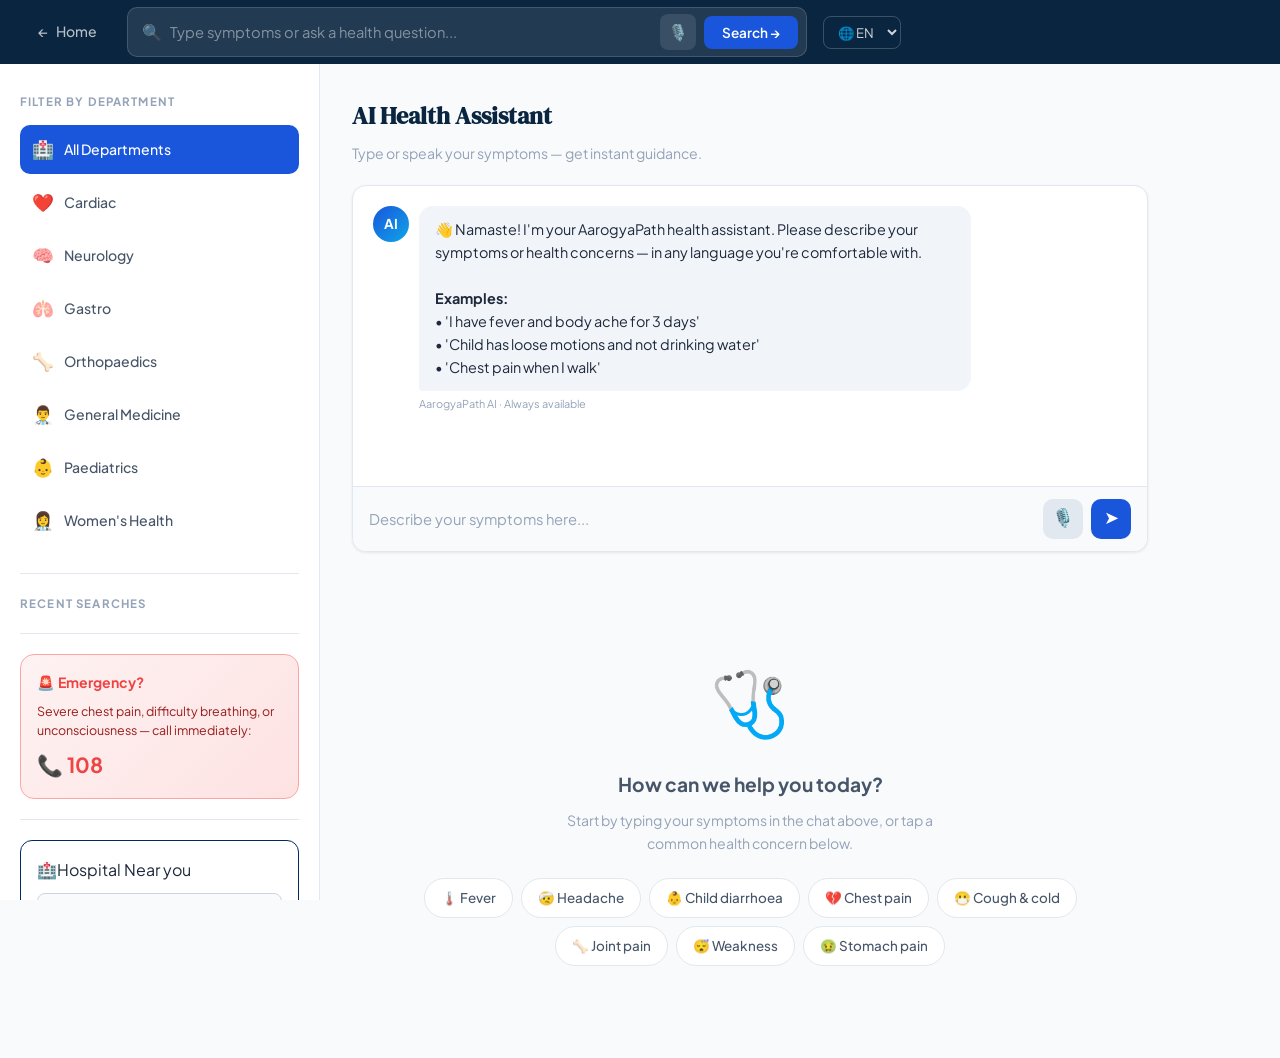
<file: solution.html>
<!DOCTYPE html>
<html lang="en">

<head>
  <meta charset="UTF-8">
  <meta name="viewport" content="width=device-width, initial-scale=1.0">
  <title>AarogyaPath - AI Symptom Checker</title>
  <link rel="preconnect" href="https://fonts.googleapis.com">
  <link
    href="https://fonts.googleapis.com/css2?family=DM+Serif+Display:ital@0;1&family=Plus+Jakarta+Sans:wght@300;400;500;600;700&display=swap"
    rel="stylesheet">
  <link rel="stylesheet" href="shared.css">
  <link rel="stylesheet" href="solution.css">
  <link rel="icon" href="assets/favicon.png">
</head>

<body>
  <div class="topbar">
    <a href="index.html" class="back-btn">← <span>Home</span></a>
    <div class="top-search-wrap">
      <span class="top-search-icon">🔍</span>
      <input type="text" class="top-search-input" id="topSearch" placeholder="Type symptoms or ask a health question..."
        onkeydown="handleTopSearch(event)">
      <button class="top-voice-btn" id="topVoiceBtn" onclick="toggleTopVoice()" title="Voice input">🎙️</button>
      <button class="top-search-btn" onclick="doTopSearch()"><span>Search</span> →</button>
    </div>
    <select class="lang-select-top" onchange="changeLanguage(this.value)">
      <option value="en">🌐 EN</option>
      <option value="hi">हिं</option>
      <option value="pa">ਪੰ</option>
      <option value="gu">ગુજ</option>
      <option value="ta">தா</option>
      <option value="bn">বাং</option>
    </select>
  </div>
  <div class="main-layout">
    <aside class="sidebar">
      <div class="sidebar-title">Filter by Department</div>
      <div class="dept-list" id="deptList">
        <div class="dept-item active" onclick="filterDept('all', this)">
          <span class="dept-item-icon">🏥</span>
          <span class="dept-label">All Departments</span>
        </div>
        <div class="dept-item" onclick="filterDept('cardiac', this)">
          <span class="dept-item-icon">❤️</span>
          <span class="dept-label">Cardiac</span>
        </div>
        <div class="dept-item" onclick="filterDept('neuro', this)">
          <span class="dept-item-icon">🧠</span>
          <span class="dept-label">Neurology</span>
        </div>
        <div class="dept-item" onclick="filterDept('gastro', this)">
          <span class="dept-item-icon">🫁</span>
          <span class="dept-label">Gastro</span>
        </div>
        <div class="dept-item" onclick="filterDept('ortho', this)">
          <span class="dept-item-icon">🦴</span>
          <span class="dept-label">Orthopaedics</span>
        </div>
        <div class="dept-item" onclick="filterDept('general', this)">
          <span class="dept-item-icon">👨‍⚕️</span>
          <span class="dept-label">General Medicine</span>
        </div>
        <div class="dept-item" onclick="filterDept('child', this)">
          <span class="dept-item-icon">👶</span>
          <span class="dept-label">Paediatrics</span>
        </div>
        <div class="dept-item" onclick="filterDept('women', this)">
          <span class="dept-item-icon">👩‍⚕️</span>
          <span class="dept-label">Women's Health</span>
        </div>
      </div>
      <div class="sidebar-divider"></div>
      <div class="sidebar-title">Recent Searches</div>
      <div id="recentSearches"></div>
      <div class="sidebar-divider"></div>
      <div class="emergency-card">
        <h4>🚨 Emergency?</h4>
        <p>Severe chest pain, difficulty breathing, or unconsciousness — call immediately:</p>
        <span class="emergency-num">📞 108</span>
      </div>
      <div class="sidebar-divider"></div>
      <div class="hospital-near">
        <span class="hospital-near0">🏥Hospital Near you</span>
        <button class="hospital-near1" id="locationBtn1" onclick="detectLocation()">📍 Get Location</button>
      </div>
    </aside>
    <main class="content-area">
      <div class="chat-section">
        <h1 class="section-heading">AI Health Assistant</h1>
        <p class="section-sub">Type or speak your symptoms — get instant guidance.</p>
        <div class="chat-box">
          <div class="chat-messages" id="chatMessages">
            <div class="chat-msg bot">
              <div class="chat-avatar bot-avatar">AI</div>
              <div>
                <div class="chat-bubble bot-bubble">👋 Namaste! I'm your AarogyaPath health assistant. Please describe your symptoms or health concerns — in any language you're comfortable with.<br>
                  <br><strong>Examples:</strong>
                  <br>• "I have fever and body ache for 3 days"
                  <br>• "Child has loose motions and not drinking water"<br>• "Chest pain when I walk"</div>
                <div class="chat-time">AarogyaPath AI · Always available</div>
              </div>
            </div>
          </div>
          <div class="chat-input-row">
            <input type="text" class="chat-input" id="chatInput" placeholder="Describe your symptoms here..."
              onkeydown="handleChatInput(event)">
            <button class="chat-voice-btn" id="chatVoiceBtn" onclick="toggleChatVoice()"
              title="Voice input">🎙️</button>
            <button class="chat-send-btn" onclick="sendChat()" title="Send">➤</button>
          </div>
        </div>
      </div>
      <div class="results-section" id="resultsSection">
        <div class="results-header">
          <div>
            <h2 class="section-heading">Results</h2>
            <p class="section-sub" id="resultSubtitle">Based on your described symptoms</p>
          </div>
          <div class="results-badge" id="resultsBadge">🟡 Moderate</div>
        </div>
        <div class="result-cards" id="resultCards"></div>
        <div class="doctor-connect">
          <div>
            <h4>👨‍⚕️ Speak to a Real Doctor</h4>
            <p>Connect with a certified doctor via call or video — free of charge for rural patients.</p>
          </div>
          <div class="connect-btns">
            <a href="https://esanjeevani.mohfw.gov.in/#/" class="connect-btn primary" target="_blank">📞 Call Doctor</a>
          </div>
        </div>
        <div class="disclaimer"><span class="disclaimer-icon">⚠️</span><span><strong>Medical Disclaimer:</strong> This
            AI tool provides general health information only. It is not a substitute for professional medical advice,
            diagnosis, or treatment. Always consult a qualified doctor for medical decisions.</span></div>
      </div>
      <div class="welcome-state" id="welcomeState">
        <div class="welcome-state-icon">🩺</div>
        <h3>How can we help you today?</h3>
        <p>Start by typing your symptoms in the chat above, or tap a common health concern below.</p>
        <div class="suggested-chips">
          <span class="s-chip" onclick="quickAsk('I have high fever for 2 days')">🌡️ Fever</span>
          <span class="s-chip" onclick="quickAsk('I have a bad headache')">🤕 Headache</span>
          <span class="s-chip" onclick="quickAsk('My child has diarrhoea')">👶 Child diarrhoea</span>
          <span class="s-chip" onclick="quickAsk('I feel chest pain')">💔 Chest pain</span>
          <span class="s-chip" onclick="quickAsk('I have a cough and cold')">😷 Cough &amp; cold</span>
          <span class="s-chip" onclick="quickAsk('My joints are painful')">🦴 Joint pain</span>
          <span class="s-chip" onclick="quickAsk('I feel very tired and weak')">😴 Weakness</span>
          <span class="s-chip" onclick="quickAsk('I have stomach pain after eating')">🤢 Stomach pain</span>
        </div>
      </div>
    </main>
  </div>
  <script src="index.js"></script>
  <script src="shared.js"></script>
  <script src="solution.js"></script>
  <script src="translations.js"></script>
</body>

</html>
</file>
<file: shared.css>
/* ============================================================
   AarogyaPath – Shared Styles
   Used by: index.html, solution.html
   ============================================================ */

/* ─── CSS VARIABLES ─── */
:root {
  --blue-dark:   #0a2540;
  --blue-mid:    #1a56db;
  --blue-light:  #e8f0fe;
  --blue-accent: #3b82f6;
  --teal:        #0ea5e9;
  --white:       #ffffff;
  --gray-50:     #f8fafc;
  --gray-100:    #f1f5f9;
  --gray-200:    #e2e8f0;
  --gray-400:    #94a3b8;
  --gray-600:    #475569;
  --gray-800:    #1e293b;
  --green:       #10b981;
  --green-light: #d1fae5;
  --yellow:      #f59e0b;
  --yellow-light:#fef3c7;
  --red:         #ef4444;
  --red-light:   #fee2e2;
  --orange:      #f97316;
  --orange-light:#ffedd5;
  --shadow-sm:   0 1px 3px rgba(0,0,0,0.08);
  --shadow-md:   0 4px 20px rgba(0,0,0,0.10);
  --shadow-lg:   0 12px 40px rgba(0,0,0,0.14);
  --radius:      14px;
  --radius-sm:   8px;
  --transition:  all 0.28s cubic-bezier(0.4, 0, 0.2, 1);
}

/* ─── RESET ─── */
*, *::before, *::after {
  box-sizing: border-box;
  margin: 0;
  padding: 0;
}

html { scroll-behavior: smooth; }

body {
  font-family: 'Plus Jakarta Sans', sans-serif;
  color: var(--gray-800);
  line-height: 1.65;
  overflow-x: hidden;
}

/* ─── SHARED BUTTON STYLES ─── */
.btn {
  display: inline-flex;
  align-items: center;
  gap: 8px;
  padding: 14px 28px;
  border-radius: 10px;
  font-size: 0.95rem;
  font-weight: 600;
  cursor: pointer;
  border: none;
  text-decoration: none;
  transition: var(--transition);
  font-family: inherit;
  letter-spacing: 0.01em;
}
.btn-primary {
  background: white;
  color: var(--blue-mid);
  box-shadow: 0 4px 20px rgba(0,0,0,0.2);
}
.btn-primary:hover {
  transform: translateY(-2px);
  box-shadow: 0 8px 30px rgba(0,0,0,0.25);
  background: #f0f7ff;
}
.btn-outline {
  background: transparent;
  color: white;
  border: 2px solid rgba(255,255,255,0.4);
}
.btn-outline:hover {
  border-color: white;
  background: rgba(255,255,255,0.1);
  transform: translateY(-2px);
}

/* ─── SHARED SECTION LABELS ─── */
.section-label {
  font-size: 0.78rem;
  font-weight: 600;
  text-transform: uppercase;
  letter-spacing: 0.1em;
  color: var(--blue-mid);
  margin-bottom: 10px;
}
.section-title {
  font-family: 'DM Serif Display', serif;
  font-size: clamp(1.8rem, 3.5vw, 2.6rem);
  color: var(--blue-dark);
  line-height: 1.2;
  margin-bottom: 16px;
}
.section-desc {
  color: var(--gray-600);
  font-size: 1rem;
  margin-bottom: 40px;
  max-width: 560px;
}

/* ─── SCROLL REVEAL ANIMATION ─── */
.reveal {
  opacity: 0;
  transform: translateY(20px);
  transition: opacity 0.6s ease, transform 0.6s ease;
}
.reveal.visible {
  opacity: 1;
  transform: none;
}

/* ─── SHARED KEYFRAMES ─── */
@keyframes fadeInUp {
  from { opacity: 0; transform: translateY(24px); }
  to   { opacity: 1; transform: translateY(0); }
}
@keyframes pulse {
  0%, 100% { transform: scale(1); }
  50%       { transform: scale(1.08); }
}
@keyframes blink {
  0%, 100% { opacity: 1; }
  50%       { opacity: 0.4; }
}
</file>
<file: solution.css>
/* ============================================================
   AarogyaPath – Solution Page Styles  (solution.css)
   Depends on: shared.css
   ============================================================ */

body {
  background: var(--gray-50);
}

/* ─── TOP BAR ─── */
.topbar {
  position: fixed;
  top: 0;
  left: 0;
  right: 0;
  z-index: 1000;
  background: var(--blue-dark);
  height: 64px;
  display: flex;
  align-items: center;
  padding: 0 24px;
  gap: 16px;
}

.back-btn {
  display: flex;
  align-items: center;
  gap: 8px;
  color: rgba(255, 255, 255, 0.7);
  text-decoration: none;
  font-size: 0.88rem;
  font-weight: 500;
  padding: 8px 14px;
  border-radius: 8px;
  transition: var(--transition);
  white-space: nowrap;
}

.back-btn:hover {
  background: rgba(255, 255, 255, 0.1);
  color: white;
}

.top-search-wrap {
  flex: 1;
  max-width: 680px;
  display: flex;
  align-items: center;
  gap: 8px;
  background: rgba(255, 255, 255, 0.1);
  border: 1px solid rgba(255, 255, 255, 0.15);
  border-radius: 10px;
  padding: 6px 8px 6px 14px;
  transition: var(--transition);
}

.top-search-wrap:focus-within {
  background: rgba(255, 255, 255, 0.15);
  border-color: rgba(255, 255, 255, 0.35);
}

.top-search-icon {
  color: rgba(255, 255, 255, 0.5);
  font-size: 1rem;
}

.top-search-input {
  flex: 1;
  background: transparent;
  border: none;
  outline: none;
  color: white;
  font-family: inherit;
  font-size: 0.92rem;
}

.top-search-input::placeholder {
  color: rgba(255, 255, 255, 0.45);
}

.top-voice-btn {
  width: 36px;
  height: 36px;
  border-radius: 8px;
  background: rgba(255, 255, 255, 0.1);
  border: none;
  cursor: pointer;
  display: flex;
  align-items: center;
  justify-content: center;
  color: rgba(255, 255, 255, 0.7);
  transition: var(--transition);
  font-size: 1rem;
}

.top-voice-btn:hover {
  background: rgba(255, 255, 255, 0.2);
  color: white;
}

.top-voice-btn.listening {
  background: rgba(239, 68, 68, 0.3);
  color: #fca5a5;
  animation: pulse 1.5s infinite;
}

.top-search-btn {
  padding: 8px 18px;
  border-radius: 8px;
  background: var(--blue-mid);
  color: white;
  border: none;
  cursor: pointer;
  font-weight: 600;
  font-family: inherit;
  font-size: 0.85rem;
  transition: var(--transition);
  white-space: nowrap;
}

.top-search-btn:hover {
  background: var(--teal);
}

.lang-select-top {
  border: 1px solid rgba(255, 255, 255, 0.2);
  border-radius: 8px;
  padding: 6px 10px;
  font-size: 0.82rem;
  color: rgba(255, 255, 255, 0.8);
  background: transparent;
  cursor: pointer;
  font-family: inherit;
}

.lang-select-top option {
  color: var(--gray-800);
  background: white;
}

/* ─── MAIN LAYOUT ─── */
.main-layout {
  margin-top: 64px;
  display: grid;
  grid-template-columns: 320px 1fr;
  min-height: calc(100vh - 64px);
}

/* ─── SIDEBAR ─── */
.sidebar {
  background: white;
  border-right: 1px solid var(--gray-200);
  padding: 28px 20px;
  position: sticky;
  top: 64px;
  height: calc(100vh - 64px);
  overflow-y: auto;
}

.sidebar-title {
  font-size: 0.72rem;
  font-weight: 700;
  text-transform: uppercase;
  letter-spacing: 0.1em;
  color: var(--gray-400);
  margin-bottom: 14px;
}

.dept-list {
  display: flex;
  flex-direction: column;
  gap: 4px;
  margin-bottom: 28px;
}

.dept-item {
  display: flex;
  align-items: center;
  gap: 10px;
  padding: 10px 12px;
  border-radius: 10px;
  cursor: pointer;
  font-size: 0.88rem;
  font-weight: 500;
  color: var(--gray-600);
  transition: var(--transition);
}

.dept-item:hover {
  background: var(--blue-light);
  color: var(--blue-mid);
}

.dept-item.active {
  background: var(--blue-mid);
  color: white;
}

.dept-item-icon {
  font-size: 1.1rem;
}

.sidebar-divider {
  height: 1px;
  background: var(--gray-200);
  margin: 20px 0;
}

.emergency-card {
  background: linear-gradient(135deg, #fef2f2, #fee2e2);
  border: 1.5px solid #fca5a5;
  border-radius: var(--radius);
  padding: 16px;
}

.hospital-near {
  background: #ffffff;
  border: 1.5px solid #002a60;
  border-radius: 12px;
  padding: 16px;
  margin-top: 15px;
}

.hospital-near1 {
  width: 100%;
  background-color: #f8fafc;
  color: #475569;
  border: 1px solid #cbd5e1;
  padding: 10px 14px;
  border-radius: 8px;
  font-size: 13px;
  font-weight: 600;
  cursor: pointer;
  display: flex;
  align-items: center;
  justify-content: center;
  margin-top: 10px;
  transition: all 0.2s ease;
}

.emergency-card h4 {
  color: var(--red);
  font-size: 0.88rem;
  font-weight: 700;
  margin-bottom: 8px;
}

.emergency-card p {
  font-size: 0.78rem;
  color: #991b1b;
  line-height: 1.5;
}

.emergency-num {
  font-size: 1.3rem;
  font-weight: 700;
  color: var(--red);
  display: block;
  margin-top: 8px;
}

/* ─── CONTENT AREA ─── */
.content-area {
  padding: 32px;
  max-width: 860px;
}

/* ─── CHAT SECTION ─── */
.chat-section {
  margin-bottom: 36px;
}

.section-heading {
  font-family: 'DM Serif Display', serif;
  font-size: 1.5rem;
  color: var(--blue-dark);
  margin-bottom: 6px;
}

.section-sub {
  font-size: 0.88rem;
  color: var(--gray-400);
  margin-bottom: 20px;
}

.chat-box {
  background: white;
  border-radius: var(--radius);
  border: 1.5px solid var(--gray-200);
  overflow: hidden;
  box-shadow: var(--shadow-sm);
}

.chat-messages {
  padding: 20px;
  min-height: 300px;
  max-height: 420px;
  overflow-y: auto;
  display: flex;
  flex-direction: column;
  gap: 14px;
}

.chat-msg {
  display: flex;
  gap: 10px;
  animation: fadeInUp 0.3s ease;
}

.chat-msg.user {
  flex-direction: row-reverse;
}

.chat-avatar {
  width: 36px;
  height: 36px;
  border-radius: 50%;
  flex-shrink: 0;
  display: flex;
  align-items: center;
  justify-content: center;
  font-size: 1rem;
}

.bot-avatar {
  background: linear-gradient(135deg, var(--blue-mid), var(--teal));
  color: white;
  font-size: 0.85rem;
  font-weight: 700;
}

.user-avatar {
  background: linear-gradient(135deg, #667eea, #764ba2);
  color: white;
  font-size: 0.85rem;
  font-weight: 700;
}

.chat-bubble {
  max-width: 78%;
  padding: 12px 16px;
  border-radius: 14px;
  font-size: 0.9rem;
  line-height: 1.6;
}

.bot-bubble {
  background: var(--gray-100);
  color: var(--gray-800);
  border-radius: 14px 14px 14px 4px;
}

.user-bubble {
  background: var(--blue-mid);
  color: white;
  border-radius: 14px 14px 4px 14px;
}

.chat-time {
  font-size: 0.68rem;
  color: var(--gray-400);
  margin-top: 4px;
}

.typing-indicator {
  display: flex;
  align-items: center;
  gap: 4px;
  padding: 12px 16px;
  background: var(--gray-100);
  border-radius: 14px 14px 14px 4px;
  width: fit-content;
}

.typing-dot {
  width: 7px;
  height: 7px;
  border-radius: 50%;
  background: var(--gray-400);
  animation: typingAnim 1.4s infinite;
}

.typing-dot:nth-child(2) {
  animation-delay: 0.2s;
}

.typing-dot:nth-child(3) {
  animation-delay: 0.4s;
}

@keyframes typingAnim {

  0%,
  80%,
  100% {
    transform: scale(1);
    opacity: 0.5
  }

  40% {
    transform: scale(1.2);
    opacity: 1
  }
}

.chat-input-row {
  display: flex;
  align-items: center;
  gap: 8px;
  padding: 12px 16px;
  border-top: 1.5px solid var(--gray-200);
  background: var(--gray-50);
}

.chat-input {
  flex: 1;
  border: none;
  outline: none;
  background: transparent;
  font-family: inherit;
  font-size: 0.92rem;
  color: var(--gray-800);
  padding: 8px 0;
}

.chat-input::placeholder {
  color: var(--gray-400);
}

.chat-voice-btn,
.chat-send-btn {
  width: 40px;
  height: 40px;
  border-radius: 10px;
  border: none;
  cursor: pointer;
  display: flex;
  align-items: center;
  justify-content: center;
  transition: var(--transition);
  font-size: 1.1rem;
}

.chat-voice-btn {
  background: var(--gray-200);
  color: var(--gray-600);
}

.chat-voice-btn:hover {
  background: var(--blue-light);
  color: var(--blue-mid);
}

.chat-voice-btn.listening {
  background: #fee2e2;
  color: var(--red);
  animation: pulse 1.5s infinite;
}

.chat-send-btn {
  background: var(--blue-mid);
  color: white;
}

.chat-send-btn:hover {
  background: var(--teal);
  transform: scale(1.05);
}

/* ─── RESULTS ─── */
.results-section {
  display: none;
}

.results-section.visible {
  display: block;
  animation: fadeInUp 0.4s ease;
}

.results-header {
  display: flex;
  align-items: center;
  justify-content: space-between;
  margin-bottom: 20px;
}

.results-badge {
  display: inline-flex;
  align-items: center;
  gap: 8px;
  border-radius: 20px;
  padding: 6px 14px;
  font-size: 0.82rem;
  font-weight: 600;
}

.result-cards {
  display: flex;
  flex-direction: column;
  gap: 16px;
}

.result-card {
  background: white;
  border-radius: var(--radius);
  border: 1.5px solid var(--gray-200);
  overflow: hidden;
  box-shadow: var(--shadow-sm);
  transition: var(--transition);
}

.result-card:hover {
  box-shadow: var(--shadow-md);
  border-color: var(--blue-accent);
}

.result-card-header {
  padding: 16px 20px;
  display: flex;
  align-items: center;
  gap: 12px;
  border-bottom: 1px solid var(--gray-200);
  cursor: pointer;
}

.result-card-icon {
  width: 44px;
  height: 44px;
  border-radius: 10px;
  display: flex;
  align-items: center;
  justify-content: center;
  font-size: 1.3rem;
}

.result-card-title {
  font-weight: 700;
  color: var(--blue-dark);
  font-size: 1rem;
}

.result-card-sub {
  font-size: 0.78rem;
  color: var(--gray-400);
  margin-top: 2px;
}

.result-card-arrow {
  margin-left: auto;
  color: var(--gray-400);
  font-size: 1.1rem;
  transition: var(--transition);
}

.result-card.open .result-card-arrow {
  transform: rotate(180deg);
}

.result-card-body {
  padding: 0 20px;
  max-height: 0;
  overflow: hidden;
  transition: max-height 0.4s cubic-bezier(0.4, 0, 0.2, 1), padding 0.3s ease;
}

.result-card.open .result-card-body {
  max-height: 600px;
  padding: 20px;
}

.info-grid {
  display: grid;
  grid-template-columns: 1fr 1fr;
  gap: 16px;
}

.info-item {
  border-radius: 10px;
  padding: 14px;
}

.info-item-label {
  font-size: 0.72rem;
  text-transform: uppercase;
  letter-spacing: 0.08em;
  font-weight: 600;
  margin-bottom: 8px;
}

.info-item-content {
  font-size: 0.88rem;
  line-height: 1.6;
}

.info-item.summary {
  background: var(--blue-light);
}

.info-item.summary .info-item-label {
  color: var(--blue-mid);
}

.info-item.causes {
  background: var(--yellow-light);
}

.info-item.causes .info-item-label {
  color: #92400e;
}

.info-item.actions {
  background: var(--green-light);
}

.info-item.actions .info-item-label {
  color: #065f46;
}

.info-item.when-doctor {
  background: var(--red-light);
}

.info-item.when-doctor .info-item-label {
  color: #991b1b;
}

.urgency-badge {
  display: inline-flex;
  align-items: center;
  gap: 6px;
  border-radius: 20px;
  padding: 5px 12px;
  font-size: 0.78rem;
  font-weight: 700;
  margin-top: 14px;
}

.urgency-low {
  background: var(--green-light);
  color: #065f46;
}

.urgency-medium {
  background: var(--yellow-light);
  color: #92400e;
}

.urgency-high {
  background: var(--red-light);
  color: #991b1b;
}

ul.tip-list {
  list-style: none;
  padding: 0;
  margin: 0;
  display: flex;
  flex-direction: column;
  gap: 6px;
}

ul.tip-list li {
  display: flex;
  gap: 8px;
  align-items: flex-start;
}

ul.tip-list li::before {
  content: '✓';
  color: var(--green);
  font-weight: 700;
  flex-shrink: 0;
  margin-top: 1px;
}

/* Doctor Connect */
.doctor-connect {
  background: linear-gradient(135deg, var(--blue-dark), #1a3a6b);
  border-radius: var(--radius);
  padding: 24px;
  color: white;
  margin-top: 20px;
  display: flex;
  align-items: center;
  justify-content: space-between;
  gap: 20px;
  flex-wrap: wrap;
}

.doctor-connect h4 {
  font-size: 1rem;
  font-weight: 700;
  margin-bottom: 6px;
}

.doctor-connect p {
  font-size: 0.84rem;
  opacity: 0.75;
}

.connect-btns {
  display: flex;
  gap: 10px;
  flex-wrap: wrap;
}

.connect-btn {
  padding: 10px 20px;
  border-radius: 8px;
  border: none;
  cursor: pointer;
  font-weight: 600;
  font-family: inherit;
  font-size: 0.85rem;
  transition: var(--transition);
  display: flex;
  align-items: center;
  gap: 8px;
}

.connect-btn.primary {
  background: white;
  color: var(--blue-dark);
  text-decoration: none;
}

.connect-btn.primary:hover {
  transform: translateY(-2px);
  box-shadow: 0 6px 20px rgba(0, 0, 0, 0.2);
}

.connect-btn.outline {
  background: transparent;
  color: white;
  border: 1.5px solid rgba(255, 255, 255, 0.4);
}

.connect-btn.outline:hover {
  border-color: white;
  background: rgba(255, 255, 255, 0.1);
}

/* ─── WELCOME STATE ─── */
.welcome-state {
  text-align: center;
  padding: 60px 20px;
  color: var(--gray-400);
}

.welcome-state-icon {
  font-size: 4rem;
  margin-bottom: 16px;
}

.welcome-state h3 {
  font-size: 1.2rem;
  color: var(--gray-600);
  margin-bottom: 8px;
}

.welcome-state p {
  font-size: 0.88rem;
  max-width: 400px;
  margin: 0 auto 24px;
  line-height: 1.6;
}

.suggested-chips {
  display: flex;
  flex-wrap: wrap;
  gap: 8px;
  justify-content: center;
}

.s-chip {
  background: white;
  border: 1.5px solid var(--gray-200);
  border-radius: 20px;
  padding: 8px 16px;
  font-size: 0.84rem;
  cursor: pointer;
  transition: var(--transition);
  color: var(--gray-600);
  font-weight: 500;
}

.s-chip:hover {
  border-color: var(--blue-mid);
  color: var(--blue-mid);
  background: var(--blue-light);
}

/* ─── DISCLAIMER ─── */
.disclaimer {
  background: #fffbeb;
  border: 1px solid #fde68a;
  border-radius: 10px;
  padding: 14px 16px;
  font-size: 0.8rem;
  color: #92400e;
  line-height: 1.5;
  margin-top: 28px;
  display: flex;
  gap: 10px;
}

.disclaimer-icon {
  flex-shrink: 0;
  font-size: 1.1rem;
}

/* ─── RESPONSIVE ─── */
@media (max-width: 900px) {
  .main-layout {
    grid-template-columns: 1fr;
  }

  .sidebar {
    display: none;
  }

  .content-area {
    padding: 20px 16px;
    max-width: 100%;
  }

  .topbar {
    padding: 0 12px;
    gap: 8px;
  }

  .back-btn span {
    display: none;
  }

  .lang-select-top {
    display: none;
  }

  .info-grid {
    grid-template-columns: 1fr;
  }
}

@media (max-width: 480px) {
  .top-search-btn span {
    display: none;
  }

  .doctor-connect {
    flex-direction: column;
    align-items: flex-start;
  }
}
</file>
